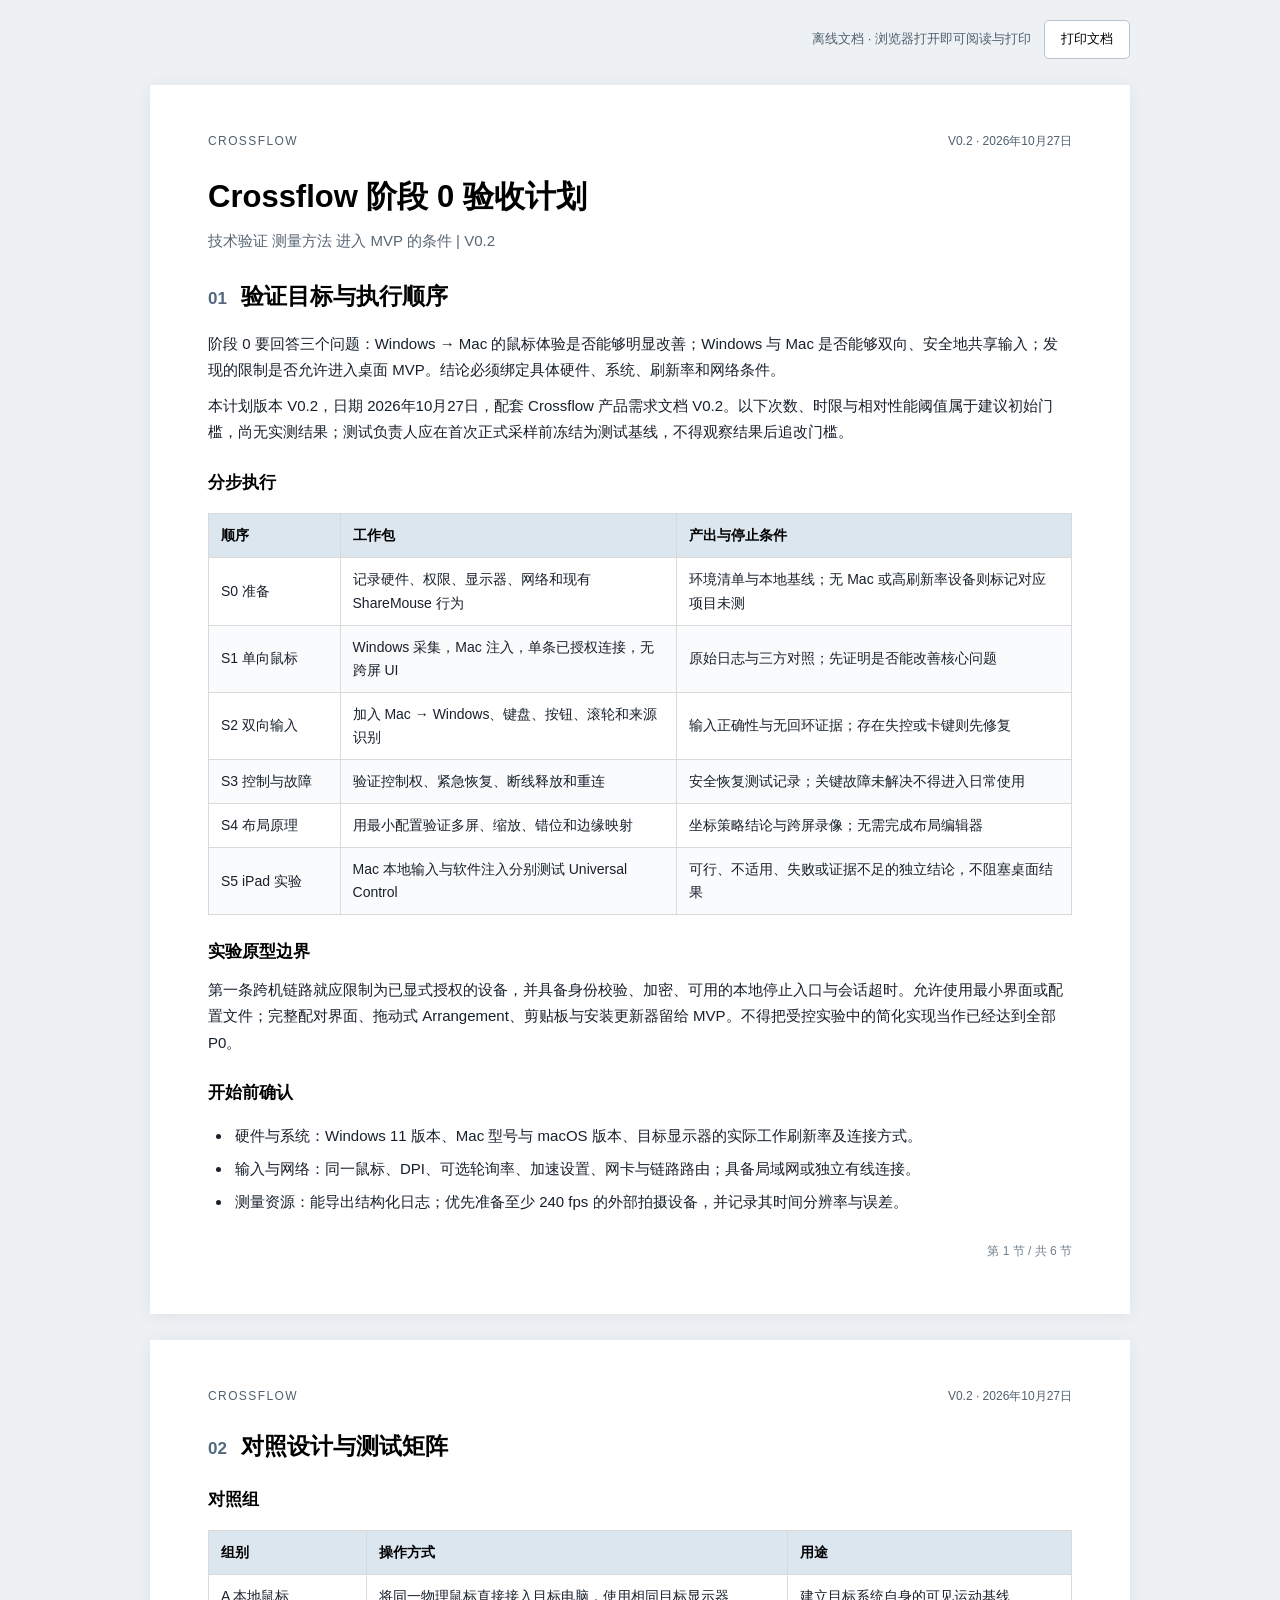
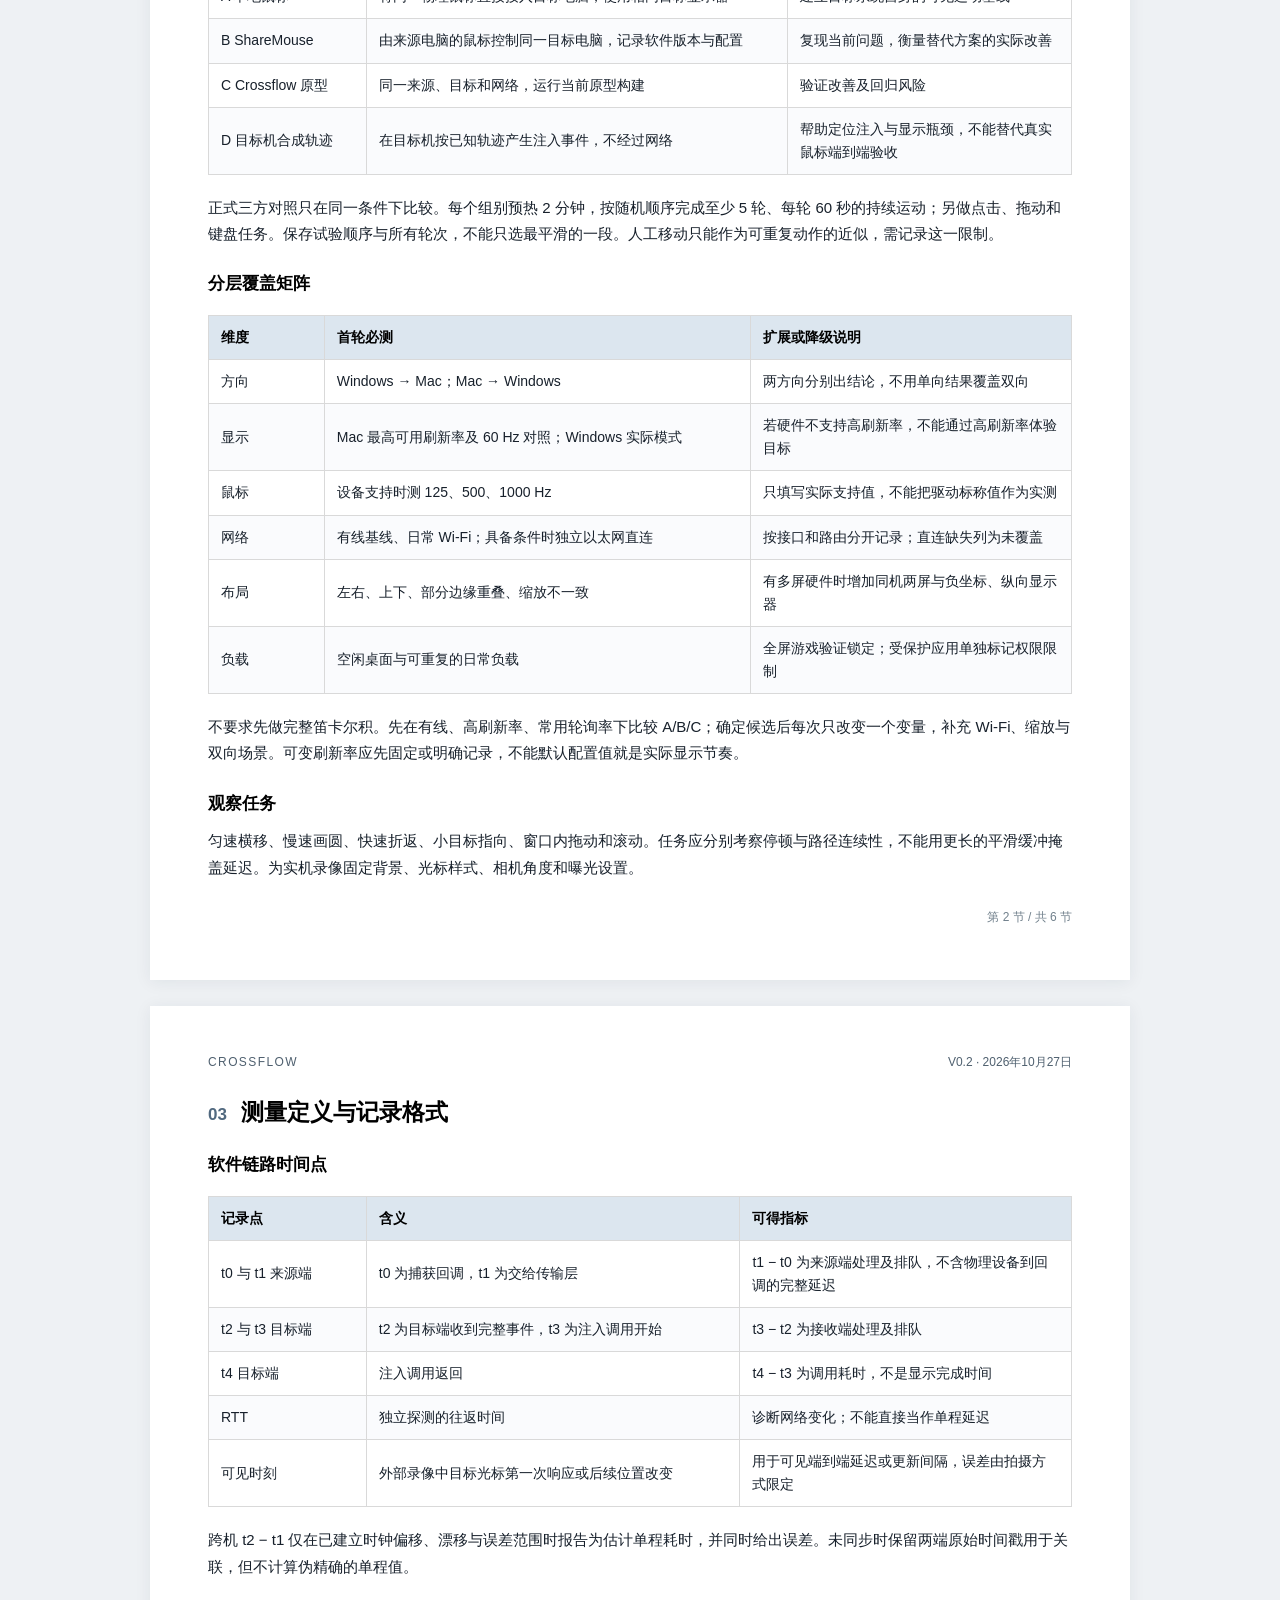
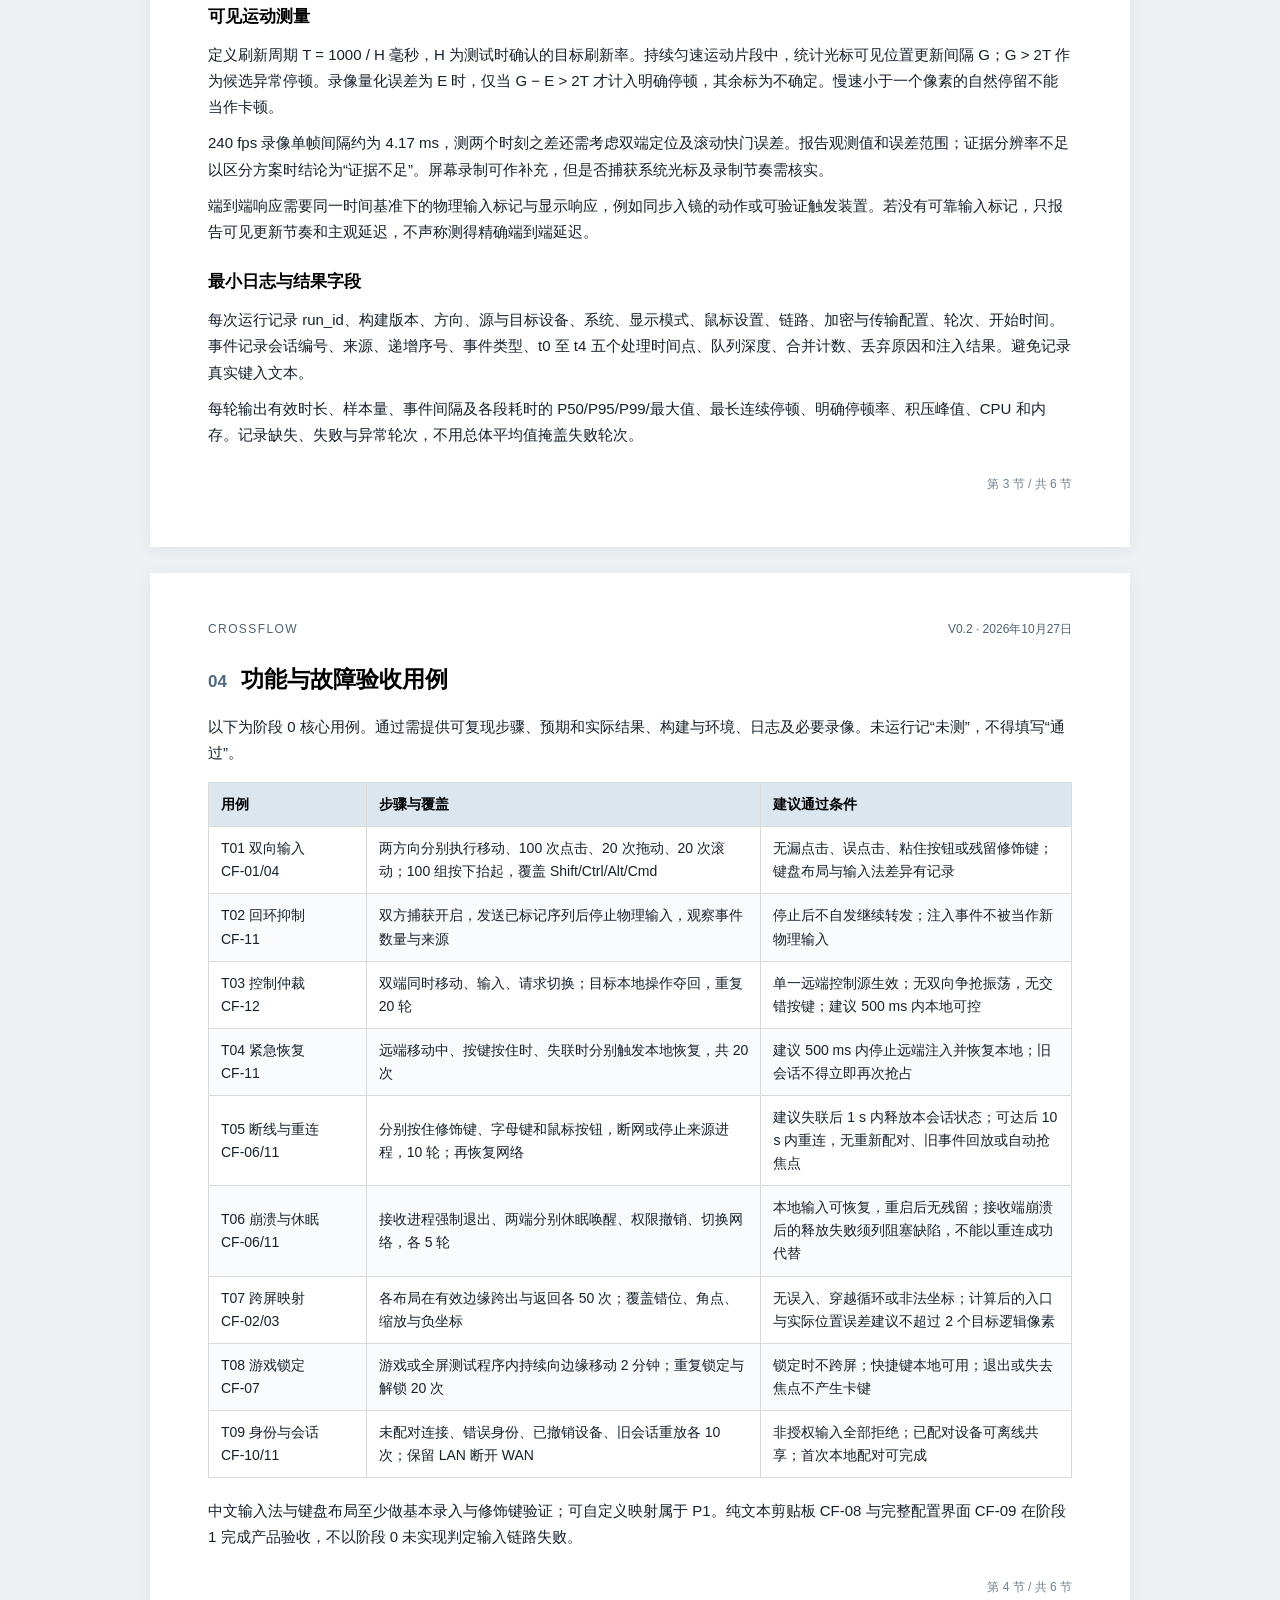
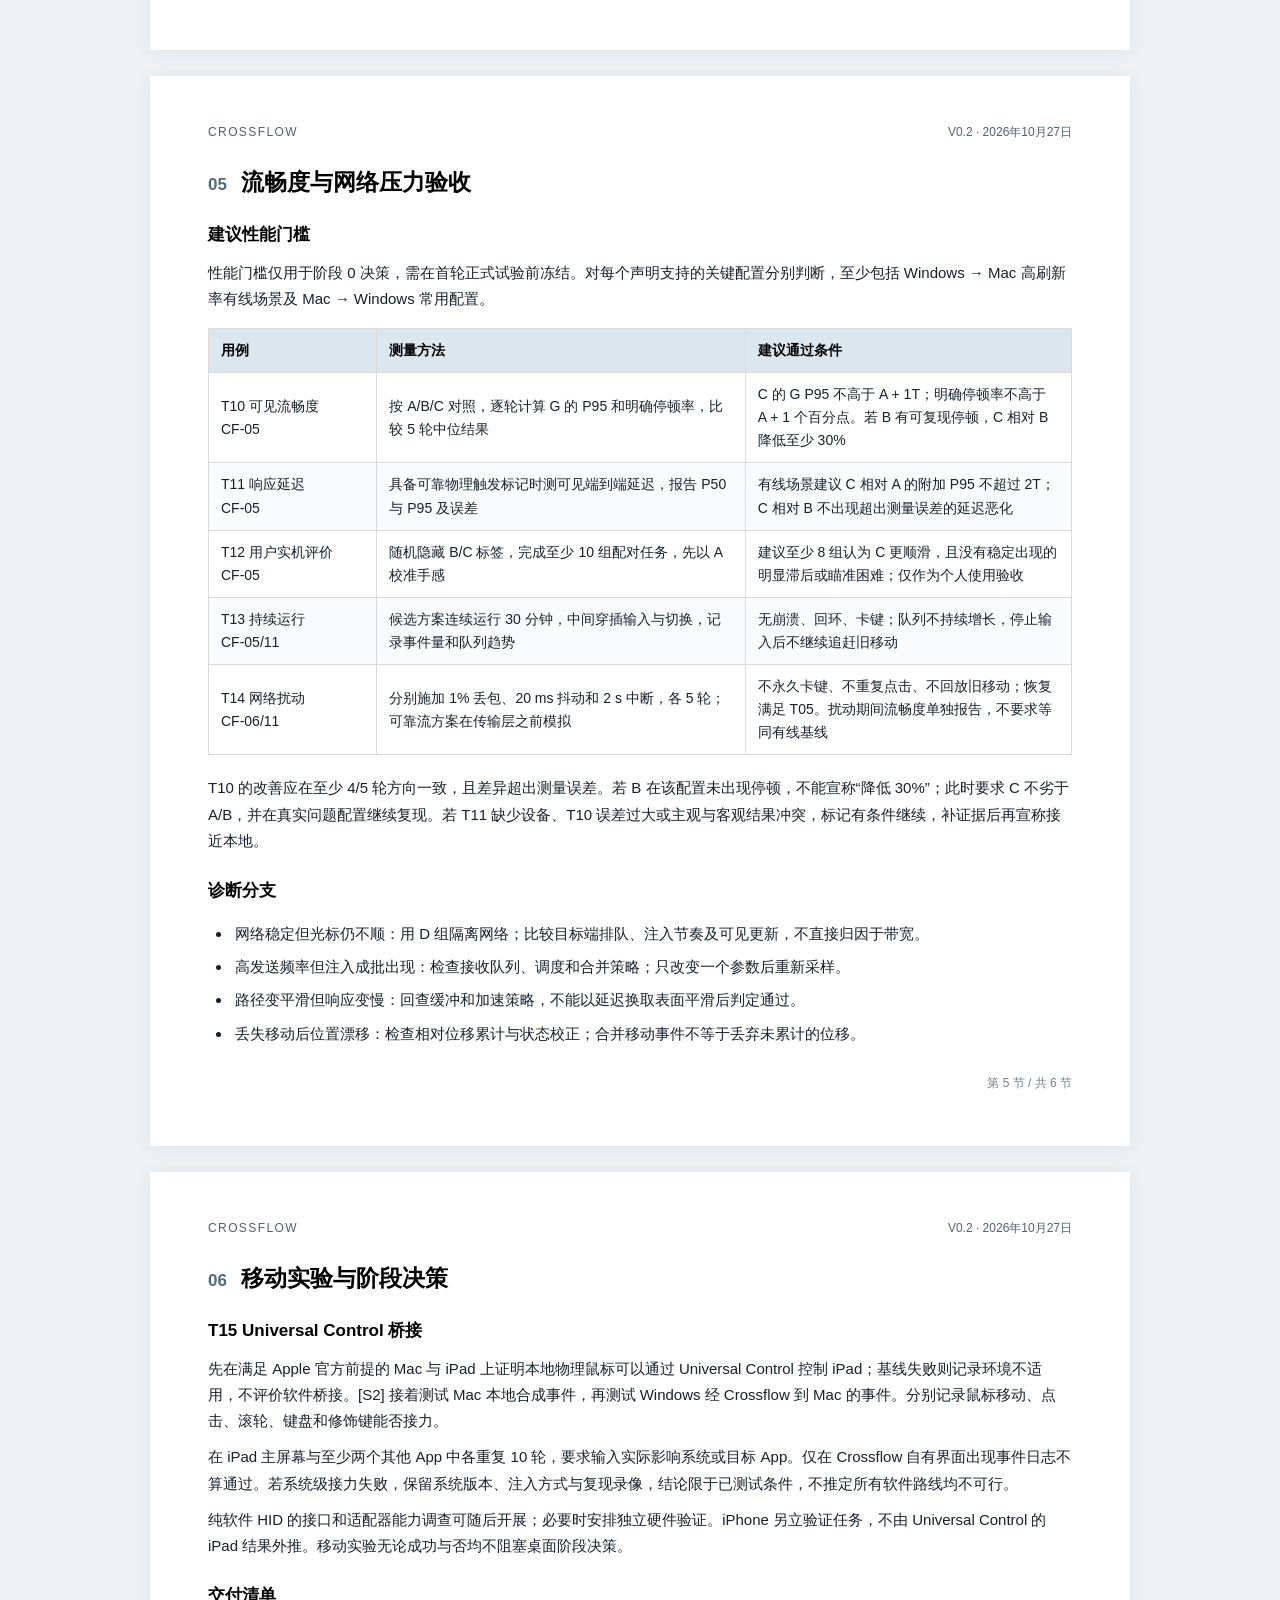
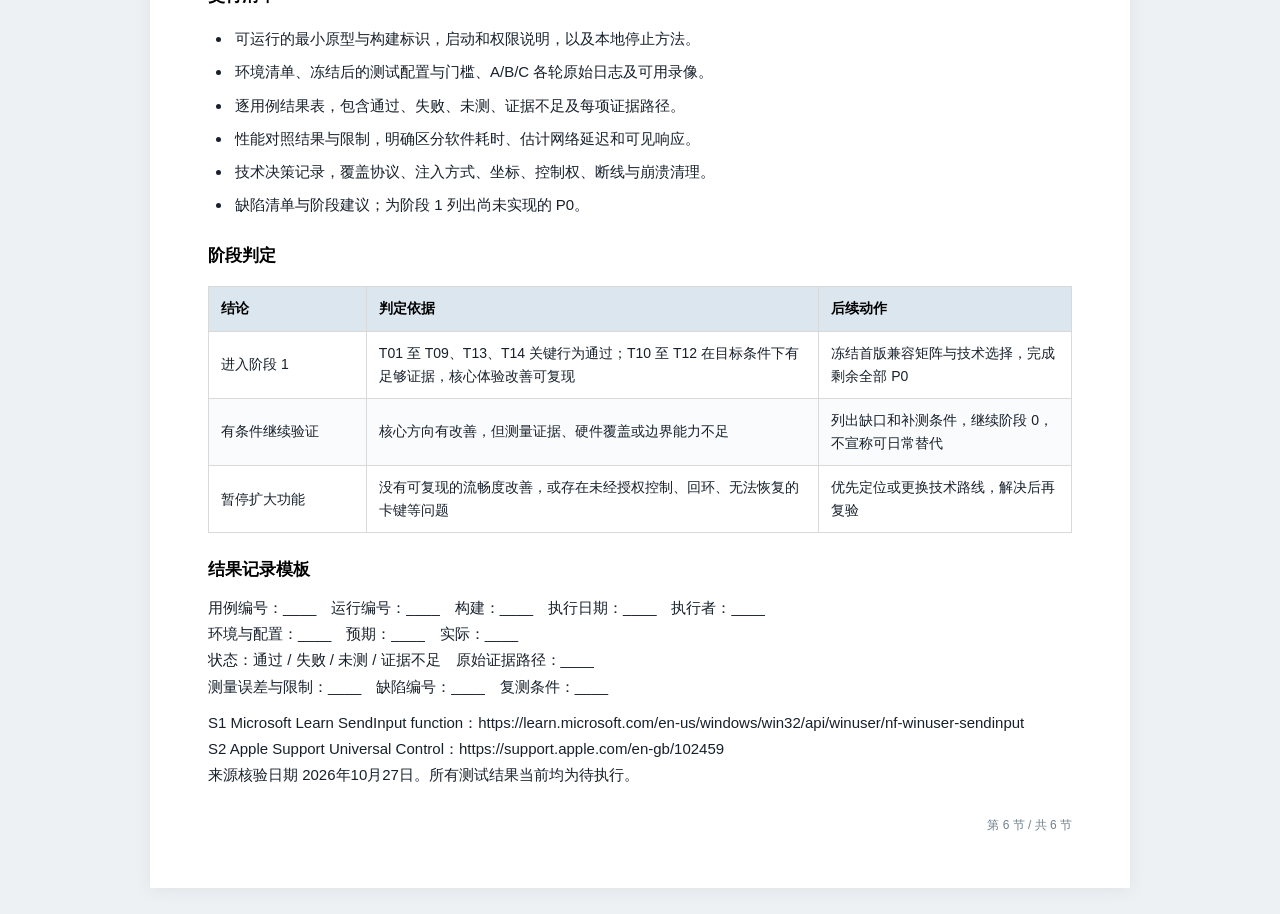
<file: docs/reference/Crossflow_Phase0_Acceptance_V0.2.html>
<!doctype html><html lang="zh-CN"><head><meta charset="utf-8"><meta name="viewport" content="width=device-width,initial-scale=1"><title>Crossflow 阶段 0 验收计划</title><style>*{box-sizing:border-box}html{background:#eef1f4}body{margin:0;color:#17202b;font-family:"Microsoft YaHei","Noto Sans CJK SC",sans-serif;font-size:15px;line-height:1.75}.page{position:relative;max-width:980px;margin:26px auto;background:#fff;padding:46px 58px 52px;box-shadow:0 2px 16px #14283c12}.topline{font-size:12px;letter-spacing:1.4px;color:#4f606f;margin-bottom:23px}.topline span{float:right;letter-spacing:0}h1{font-size:31px;line-height:1.4;color:#000;margin:0 0 10px;font-weight:700}h2{font-size:23px;line-height:1.4;color:#000;margin:22px 0 18px}h3{font-size:17px;color:#000;margin:22px 0 8px}.num{font-size:17px;color:#51697f;margin-right:8px}.subtitle{color:#586674;margin:0 0 26px}p{margin:10px 0;overflow-wrap:anywhere}table{width:100%;border-collapse:collapse;margin:16px 0 20px;table-layout:fixed;font-size:14px;line-height:1.65}th,td{border:1px solid #d9d9d9;padding:10px 12px;vertical-align:middle;text-align:left;overflow-wrap:anywhere}th{background:#dce6ef;color:#000;font-weight:700}tbody tr:nth-child(even){background:#fafbfd}ul{padding-left:24px}li{padding-left:3px;margin:7px 0}.folio{text-align:right;color:#71808c;font-size:12px;margin-top:26px}.toolbar{max-width:980px;margin:20px auto;text-align:right;font-size:13px;color:#4f606f}button{font:inherit;padding:7px 16px;border:1px solid #b9c5d0;background:white;border-radius:5px;cursor:pointer}@media(max-width:700px){.page{margin:12px;padding:25px 20px}h1{font-size:26px}table{font-size:12px}th,td{padding:7px}.topline span{float:none;display:block}.toolbar{margin:15px}}@media print{@page{size:A4;margin:16mm}html{background:white}body{font-size:9.5pt;line-height:1.55}.toolbar{display:none}.page{margin:0;padding:0;box-shadow:none;max-width:none;break-after:page}.page:last-child{break-after:auto}h1{font-size:21pt}h2{font-size:15pt;margin:12pt 0 9pt}h3{font-size:11pt;margin:12pt 0 5pt}.topline{font-size:8pt;margin-bottom:14pt}.subtitle{margin-bottom:15pt}table{font-size:8.6pt;line-height:1.5;margin:10pt 0}th,td{padding:5pt 6pt}tr{break-inside:avoid}thead{display:table-header-group}p,li{orphans:2;widows:2}.folio{font-size:8pt;margin-top:15pt}}</style></head><body><div class="toolbar">离线文档 · 浏览器打开即可阅读与打印　<button onclick="window.print()">打印文档</button></div><section class="page"><div class="topline">CROSSFLOW <span>V0.2 · 2026年10月27日</span></div><h1>Crossflow 阶段 0 验收计划</h1><p class="subtitle">技术验证  测量方法  进入 MVP 的条件  |  V0.2</p><h2><span class="num">01</span> 验证目标与执行顺序</h2><p>阶段 0 要回答三个问题：Windows → Mac 的鼠标体验是否能够明显改善；Windows 与 Mac 是否能够双向、安全地共享输入；发现的限制是否允许进入桌面 MVP。结论必须绑定具体硬件、系统、刷新率和网络条件。</p><p>本计划版本 V0.2，日期 2026年10月27日，配套 Crossflow 产品需求文档 V0.2。以下次数、时限与相对性能阈值属于建议初始门槛，尚无实测结果；测试负责人应在首次正式采样前冻结为测试基线，不得观察结果后追改门槛。</p><h3>分步执行</h3><table><colgroup><col style="width:15.24%"><col style="width:39.02%"><col style="width:45.73%"></colgroup><thead><tr><th>顺序</th><th>工作包</th><th>产出与停止条件</th></tr></thead><tbody><tr><td>S0 准备</td><td>记录硬件、权限、显示器、网络和现有 ShareMouse 行为</td><td>环境清单与本地基线；无 Mac 或高刷新率设备则标记对应项目未测</td></tr><tr><td>S1 单向鼠标</td><td>Windows 采集，Mac 注入，单条已授权连接，无跨屏 UI</td><td>原始日志与三方对照；先证明是否能改善核心问题</td></tr><tr><td>S2 双向输入</td><td>加入 Mac → Windows、键盘、按钮、滚轮和来源识别</td><td>输入正确性与无回环证据；存在失控或卡键则先修复</td></tr><tr><td>S3 控制与故障</td><td>验证控制权、紧急恢复、断线释放和重连</td><td>安全恢复测试记录；关键故障未解决不得进入日常使用</td></tr><tr><td>S4 布局原理</td><td>用最小配置验证多屏、缩放、错位和边缘映射</td><td>坐标策略结论与跨屏录像；无需完成布局编辑器</td></tr><tr><td>S5 iPad 实验</td><td>Mac 本地输入与软件注入分别测试 Universal Control</td><td>可行、不适用、失败或证据不足的独立结论，不阻塞桌面结果</td></tr></tbody></table><h3>实验原型边界</h3><p>第一条跨机链路就应限制为已显式授权的设备，并具备身份校验、加密、可用的本地停止入口与会话超时。允许使用最小界面或配置文件；完整配对界面、拖动式 Arrangement、剪贴板与安装更新器留给 MVP。不得把受控实验中的简化实现当作已经达到全部 P0。</p><h3>开始前确认</h3><ul><li>硬件与系统：Windows 11 版本、Mac 型号与 macOS 版本、目标显示器的实际工作刷新率及连接方式。</li><li>输入与网络：同一鼠标、DPI、可选轮询率、加速设置、网卡与链路路由；具备局域网或独立有线连接。</li><li>测量资源：能导出结构化日志；优先准备至少 240 fps 的外部拍摄设备，并记录其时间分辨率与误差。</li></ul><div class="folio">第 1 节 / 共 6 节</div></section><section class="page"><div class="topline">CROSSFLOW <span>V0.2 · 2026年10月27日</span></div><h2><span class="num">02</span> 对照设计与测试矩阵</h2><h3>对照组</h3><table><colgroup><col style="width:18.29%"><col style="width:48.78%"><col style="width:32.93%"></colgroup><thead><tr><th>组别</th><th>操作方式</th><th>用途</th></tr></thead><tbody><tr><td>A 本地鼠标</td><td>将同一物理鼠标直接接入目标电脑，使用相同目标显示器</td><td>建立目标系统自身的可见运动基线</td></tr><tr><td>B ShareMouse</td><td>由来源电脑的鼠标控制同一目标电脑，记录软件版本与配置</td><td>复现当前问题，衡量替代方案的实际改善</td></tr><tr><td>C Crossflow 原型</td><td>同一来源、目标和网络，运行当前原型构建</td><td>验证改善及回归风险</td></tr><tr><td>D 目标机合成轨迹</td><td>在目标机按已知轨迹产生注入事件，不经过网络</td><td>帮助定位注入与显示瓶颈，不能替代真实鼠标端到端验收</td></tr></tbody></table><p>正式三方对照只在同一条件下比较。每个组别预热 2 分钟，按随机顺序完成至少 5 轮、每轮 60 秒的持续运动；另做点击、拖动和键盘任务。保存试验顺序与所有轮次，不能只选最平滑的一段。人工移动只能作为可重复动作的近似，需记录这一限制。</p><h3>分层覆盖矩阵</h3><table><colgroup><col style="width:13.41%"><col style="width:49.39%"><col style="width:37.20%"></colgroup><thead><tr><th>维度</th><th>首轮必测</th><th>扩展或降级说明</th></tr></thead><tbody><tr><td>方向</td><td>Windows → Mac；Mac → Windows</td><td>两方向分别出结论，不用单向结果覆盖双向</td></tr><tr><td>显示</td><td>Mac 最高可用刷新率及 60 Hz 对照；Windows 实际模式</td><td>若硬件不支持高刷新率，不能通过高刷新率体验目标</td></tr><tr><td>鼠标</td><td>设备支持时测 125、500、1000 Hz</td><td>只填写实际支持值，不能把驱动标称值作为实测</td></tr><tr><td>网络</td><td>有线基线、日常 Wi-Fi；具备条件时独立以太网直连</td><td>按接口和路由分开记录；直连缺失列为未覆盖</td></tr><tr><td>布局</td><td>左右、上下、部分边缘重叠、缩放不一致</td><td>有多屏硬件时增加同机两屏与负坐标、纵向显示器</td></tr><tr><td>负载</td><td>空闲桌面与可重复的日常负载</td><td>全屏游戏验证锁定；受保护应用单独标记权限限制</td></tr></tbody></table><p>不要求先做完整笛卡尔积。先在有线、高刷新率、常用轮询率下比较 A/B/C；确定候选后每次只改变一个变量，补充 Wi-Fi、缩放与双向场景。可变刷新率应先固定或明确记录，不能默认配置值就是实际显示节奏。</p><h3>观察任务</h3><p>匀速横移、慢速画圆、快速折返、小目标指向、窗口内拖动和滚动。任务应分别考察停顿与路径连续性，不能用更长的平滑缓冲掩盖延迟。为实机录像固定背景、光标样式、相机角度和曝光设置。</p><div class="folio">第 2 节 / 共 6 节</div></section><section class="page"><div class="topline">CROSSFLOW <span>V0.2 · 2026年10月27日</span></div><h2><span class="num">03</span> 测量定义与记录格式</h2><h3>软件链路时间点</h3><table><colgroup><col style="width:18.29%"><col style="width:43.29%"><col style="width:38.41%"></colgroup><thead><tr><th>记录点</th><th>含义</th><th>可得指标</th></tr></thead><tbody><tr><td>t0 与 t1 来源端</td><td>t0 为捕获回调，t1 为交给传输层</td><td>t1 − t0 为来源端处理及排队，不含物理设备到回调的完整延迟</td></tr><tr><td>t2 与 t3 目标端</td><td>t2 为目标端收到完整事件，t3 为注入调用开始</td><td>t3 − t2 为接收端处理及排队</td></tr><tr><td>t4 目标端</td><td>注入调用返回</td><td>t4 − t3 为调用耗时，不是显示完成时间</td></tr><tr><td>RTT</td><td>独立探测的往返时间</td><td>诊断网络变化；不能直接当作单程延迟</td></tr><tr><td>可见时刻</td><td>外部录像中目标光标第一次响应或后续位置改变</td><td>用于可见端到端延迟或更新间隔，误差由拍摄方式限定</td></tr></tbody></table><p>跨机 t2 − t1 仅在已建立时钟偏移、漂移与误差范围时报告为估计单程耗时，并同时给出误差。未同步时保留两端原始时间戳用于关联，但不计算伪精确的单程值。</p><h3>可见运动测量</h3><p>定义刷新周期 T = 1000 / H 毫秒，H 为测试时确认的目标刷新率。持续匀速运动片段中，统计光标可见位置更新间隔 G；G &gt; 2T 作为候选异常停顿。录像量化误差为 E 时，仅当 G − E &gt; 2T 才计入明确停顿，其余标为不确定。慢速小于一个像素的自然停留不能当作卡顿。</p><p>240 fps 录像单帧间隔约为 4.17 ms，测两个时刻之差还需考虑双端定位及滚动快门误差。报告观测值和误差范围；证据分辨率不足以区分方案时结论为“证据不足”。屏幕录制可作补充，但是否捕获系统光标及录制节奏需核实。</p><p>端到端响应需要同一时间基准下的物理输入标记与显示响应，例如同步入镜的动作或可验证触发装置。若没有可靠输入标记，只报告可见更新节奏和主观延迟，不声称测得精确端到端延迟。</p><h3>最小日志与结果字段</h3><p>每次运行记录 run_id、构建版本、方向、源与目标设备、系统、显示模式、鼠标设置、链路、加密与传输配置、轮次、开始时间。事件记录会话编号、来源、递增序号、事件类型、t0 至 t4 五个处理时间点、队列深度、合并计数、丢弃原因和注入结果。避免记录真实键入文本。</p><p>每轮输出有效时长、样本量、事件间隔及各段耗时的 P50/P95/P99/最大值、最长连续停顿、明确停顿率、积压峰值、CPU 和内存。记录缺失、失败与异常轮次，不用总体平均值掩盖失败轮次。</p><div class="folio">第 3 节 / 共 6 节</div></section><section class="page"><div class="topline">CROSSFLOW <span>V0.2 · 2026年10月27日</span></div><h2><span class="num">04</span> 功能与故障验收用例</h2><p>以下为阶段 0 核心用例。通过需提供可复现步骤、预期和实际结果、构建与环境、日志及必要录像。未运行记“未测”，不得填写“通过”。</p><table><colgroup><col style="width:18.29%"><col style="width:45.73%"><col style="width:35.98%"></colgroup><thead><tr><th>用例</th><th>步骤与覆盖</th><th>建议通过条件</th></tr></thead><tbody><tr><td>T01 双向输入<br>CF-01/04</td><td>两方向分别执行移动、100 次点击、20 次拖动、20 次滚动；100 组按下抬起，覆盖 Shift/Ctrl/Alt/Cmd</td><td>无漏点击、误点击、粘住按钮或残留修饰键；键盘布局与输入法差异有记录</td></tr><tr><td>T02 回环抑制<br>CF-11</td><td>双方捕获开启，发送已标记序列后停止物理输入，观察事件数量与来源</td><td>停止后不自发继续转发；注入事件不被当作新物理输入</td></tr><tr><td>T03 控制仲裁<br>CF-12</td><td>双端同时移动、输入、请求切换；目标本地操作夺回，重复 20 轮</td><td>单一远端控制源生效；无双向争抢振荡，无交错按键；建议 500 ms 内本地可控</td></tr><tr><td>T04 紧急恢复<br>CF-11</td><td>远端移动中、按键按住时、失联时分别触发本地恢复，共 20 次</td><td>建议 500 ms 内停止远端注入并恢复本地；旧会话不得立即再次抢占</td></tr><tr><td>T05 断线与重连<br>CF-06/11</td><td>分别按住修饰键、字母键和鼠标按钮，断网或停止来源进程，10 轮；再恢复网络</td><td>建议失联后 1 s 内释放本会话状态；可达后 10 s 内重连，无重新配对、旧事件回放或自动抢焦点</td></tr><tr><td>T06 崩溃与休眠<br>CF-06/11</td><td>接收进程强制退出、两端分别休眠唤醒、权限撤销、切换网络，各 5 轮</td><td>本地输入可恢复，重启后无残留；接收端崩溃后的释放失败须列阻塞缺陷，不能以重连成功代替</td></tr><tr><td>T07 跨屏映射<br>CF-02/03</td><td>各布局在有效边缘跨出与返回各 50 次；覆盖错位、角点、缩放与负坐标</td><td>无误入、穿越循环或非法坐标；计算后的入口与实际位置误差建议不超过 2 个目标逻辑像素</td></tr><tr><td>T08 游戏锁定<br>CF-07</td><td>游戏或全屏测试程序内持续向边缘移动 2 分钟；重复锁定与解锁 20 次</td><td>锁定时不跨屏；快捷键本地可用；退出或失去焦点不产生卡键</td></tr><tr><td>T09 身份与会话<br>CF-10/11</td><td>未配对连接、错误身份、已撤销设备、旧会话重放各 10 次；保留 LAN 断开 WAN</td><td>非授权输入全部拒绝；已配对设备可离线共享；首次本地配对可完成</td></tr></tbody></table><p>中文输入法与键盘布局至少做基本录入与修饰键验证；可自定义映射属于 P1。纯文本剪贴板 CF-08 与完整配置界面 CF-09 在阶段 1 完成产品验收，不以阶段 0 未实现判定输入链路失败。</p><div class="folio">第 4 节 / 共 6 节</div></section><section class="page"><div class="topline">CROSSFLOW <span>V0.2 · 2026年10月27日</span></div><h2><span class="num">05</span> 流畅度与网络压力验收</h2><h3>建议性能门槛</h3><p>性能门槛仅用于阶段 0 决策，需在首轮正式试验前冻结。对每个声明支持的关键配置分别判断，至少包括 Windows → Mac 高刷新率有线场景及 Mac → Windows 常用配置。</p><table><colgroup><col style="width:19.51%"><col style="width:42.68%"><col style="width:37.80%"></colgroup><thead><tr><th>用例</th><th>测量方法</th><th>建议通过条件</th></tr></thead><tbody><tr><td>T10 可见流畅度<br>CF-05</td><td>按 A/B/C 对照，逐轮计算 G 的 P95 和明确停顿率，比较 5 轮中位结果</td><td>C 的 G P95 不高于 A + 1T；明确停顿率不高于 A + 1 个百分点。若 B 有可复现停顿，C 相对 B 降低至少 30%</td></tr><tr><td>T11 响应延迟<br>CF-05</td><td>具备可靠物理触发标记时测可见端到端延迟，报告 P50 与 P95 及误差</td><td>有线场景建议 C 相对 A 的附加 P95 不超过 2T；C 相对 B 不出现超出测量误差的延迟恶化</td></tr><tr><td>T12 用户实机评价<br>CF-05</td><td>随机隐藏 B/C 标签，完成至少 10 组配对任务，先以 A 校准手感</td><td>建议至少 8 组认为 C 更顺滑，且没有稳定出现的明显滞后或瞄准困难；仅作为个人使用验收</td></tr><tr><td>T13 持续运行<br>CF-05/11</td><td>候选方案连续运行 30 分钟，中间穿插输入与切换，记录事件量和队列趋势</td><td>无崩溃、回环、卡键；队列不持续增长，停止输入后不继续追赶旧移动</td></tr><tr><td>T14 网络扰动<br>CF-06/11</td><td>分别施加 1% 丢包、20 ms 抖动和 2 s 中断，各 5 轮；可靠流方案在传输层之前模拟</td><td>不永久卡键、不重复点击、不回放旧移动；恢复满足 T05。扰动期间流畅度单独报告，不要求等同有线基线</td></tr></tbody></table><p>T10 的改善应在至少 4/5 轮方向一致，且差异超出测量误差。若 B 在该配置未出现停顿，不能宣称“降低 30%”；此时要求 C 不劣于 A/B，并在真实问题配置继续复现。若 T11 缺少设备、T10 误差过大或主观与客观结果冲突，标记有条件继续，补证据后再宣称接近本地。</p><h3>诊断分支</h3><ul><li>网络稳定但光标仍不顺：用 D 组隔离网络；比较目标端排队、注入节奏及可见更新，不直接归因于带宽。</li><li>高发送频率但注入成批出现：检查接收队列、调度和合并策略；只改变一个参数后重新采样。</li><li>路径变平滑但响应变慢：回查缓冲和加速策略，不能以延迟换取表面平滑后判定通过。</li><li>丢失移动后位置漂移：检查相对位移累计与状态校正；合并移动事件不等于丢弃未累计的位移。</li></ul><div class="folio">第 5 节 / 共 6 节</div></section><section class="page"><div class="topline">CROSSFLOW <span>V0.2 · 2026年10月27日</span></div><h2><span class="num">06</span> 移动实验与阶段决策</h2><h3>T15 Universal Control 桥接</h3><p>先在满足 Apple 官方前提的 Mac 与 iPad 上证明本地物理鼠标可以通过 Universal Control 控制 iPad；基线失败则记录环境不适用，不评价软件桥接。[S2] 接着测试 Mac 本地合成事件，再测试 Windows 经 Crossflow 到 Mac 的事件。分别记录鼠标移动、点击、滚轮、键盘和修饰键能否接力。</p><p>在 iPad 主屏幕与至少两个其他 App 中各重复 10 轮，要求输入实际影响系统或目标 App。仅在 Crossflow 自有界面出现事件日志不算通过。若系统级接力失败，保留系统版本、注入方式与复现录像，结论限于已测试条件，不推定所有软件路线均不可行。</p><p>纯软件 HID 的接口和适配器能力调查可随后开展；必要时安排独立硬件验证。iPhone 另立验证任务，不由 Universal Control 的 iPad 结果外推。移动实验无论成功与否均不阻塞桌面阶段决策。</p><h3>交付清单</h3><ul><li>可运行的最小原型与构建标识，启动和权限说明，以及本地停止方法。</li><li>环境清单、冻结后的测试配置与门槛、A/B/C 各轮原始日志及可用录像。</li><li>逐用例结果表，包含通过、失败、未测、证据不足及每项证据路径。</li><li>性能对照结果与限制，明确区分软件耗时、估计网络延迟和可见响应。</li><li>技术决策记录，覆盖协议、注入方式、坐标、控制权、断线与崩溃清理。</li><li>缺陷清单与阶段建议；为阶段 1 列出尚未实现的 P0。</li></ul><h3>阶段判定</h3><table><colgroup><col style="width:18.29%"><col style="width:52.44%"><col style="width:29.27%"></colgroup><thead><tr><th>结论</th><th>判定依据</th><th>后续动作</th></tr></thead><tbody><tr><td>进入阶段 1</td><td>T01 至 T09、T13、T14 关键行为通过；T10 至 T12 在目标条件下有足够证据，核心体验改善可复现</td><td>冻结首版兼容矩阵与技术选择，完成剩余全部 P0</td></tr><tr><td>有条件继续验证</td><td>核心方向有改善，但测量证据、硬件覆盖或边界能力不足</td><td>列出缺口和补测条件，继续阶段 0，不宣称可日常替代</td></tr><tr><td>暂停扩大功能</td><td>没有可复现的流畅度改善，或存在未经授权控制、回环、无法恢复的卡键等问题</td><td>优先定位或更换技术路线，解决后再复验</td></tr></tbody></table><h3>结果记录模板</h3><p>用例编号：____　运行编号：____　构建：____　执行日期：____　执行者：____<br>环境与配置：____　预期：____　实际：____<br>状态：通过 / 失败 / 未测 / 证据不足　原始证据路径：____<br>测量误差与限制：____　缺陷编号：____　复测条件：____</p><p>S1 Microsoft Learn  SendInput function：https://learn.microsoft.com/en-us/windows/win32/api/winuser/nf-winuser-sendinput<br>S2 Apple Support  Universal Control：https://support.apple.com/en-gb/102459<br>来源核验日期 2026年10月27日。所有测试结果当前均为待执行。</p><div class="folio">第 6 节 / 共 6 节</div></section></body></html>
</file>
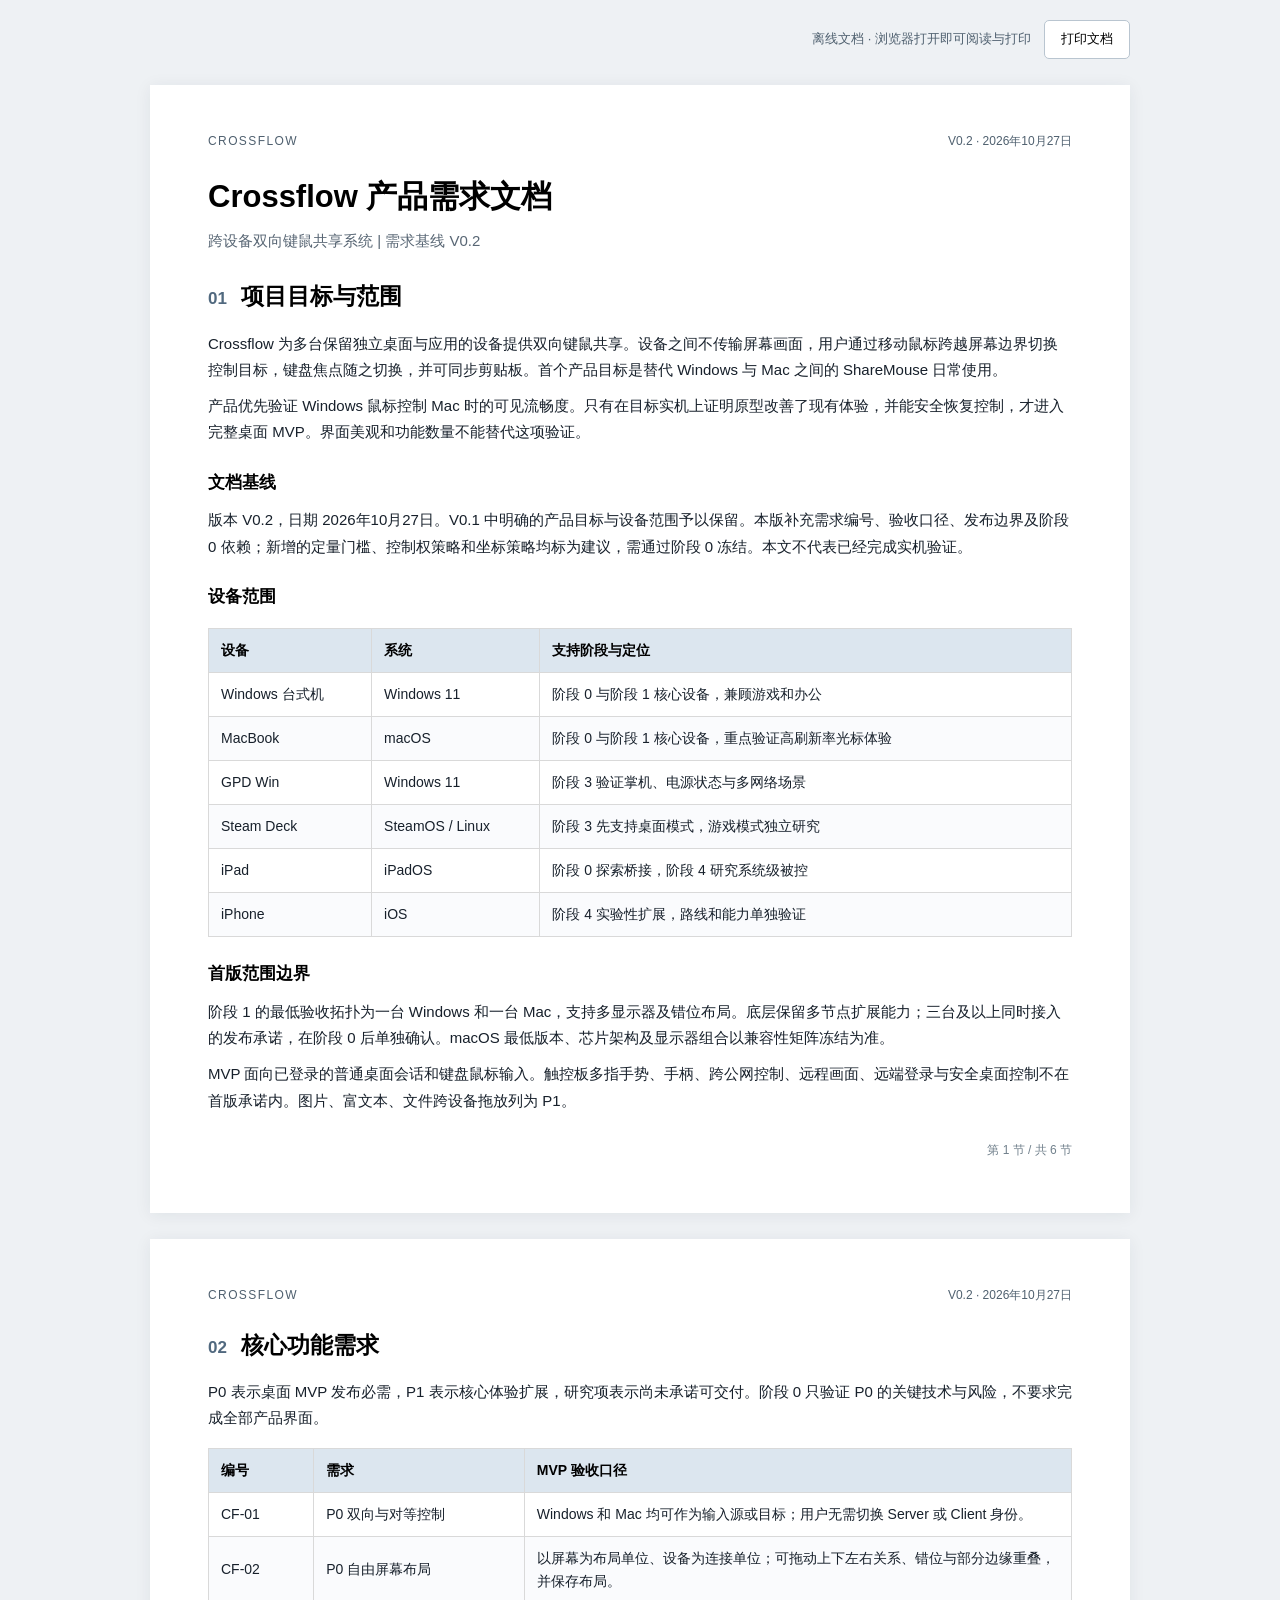
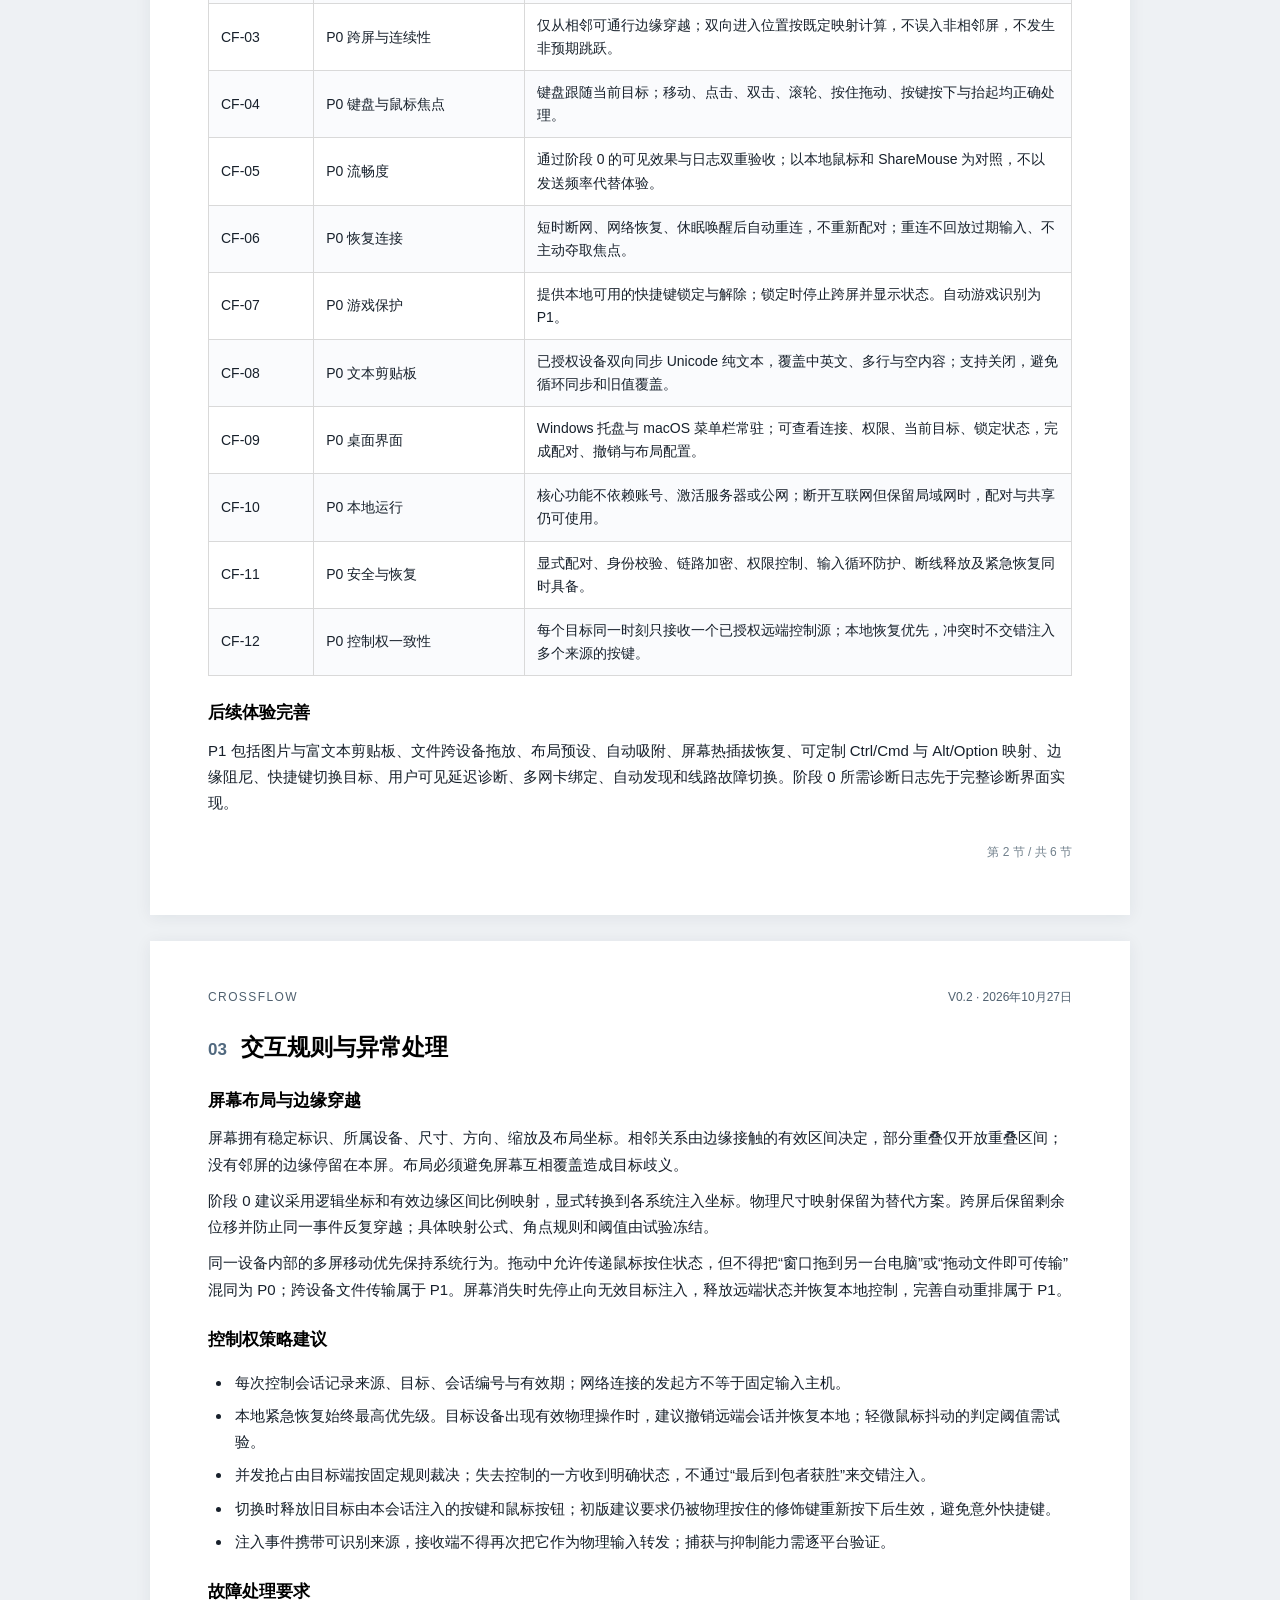
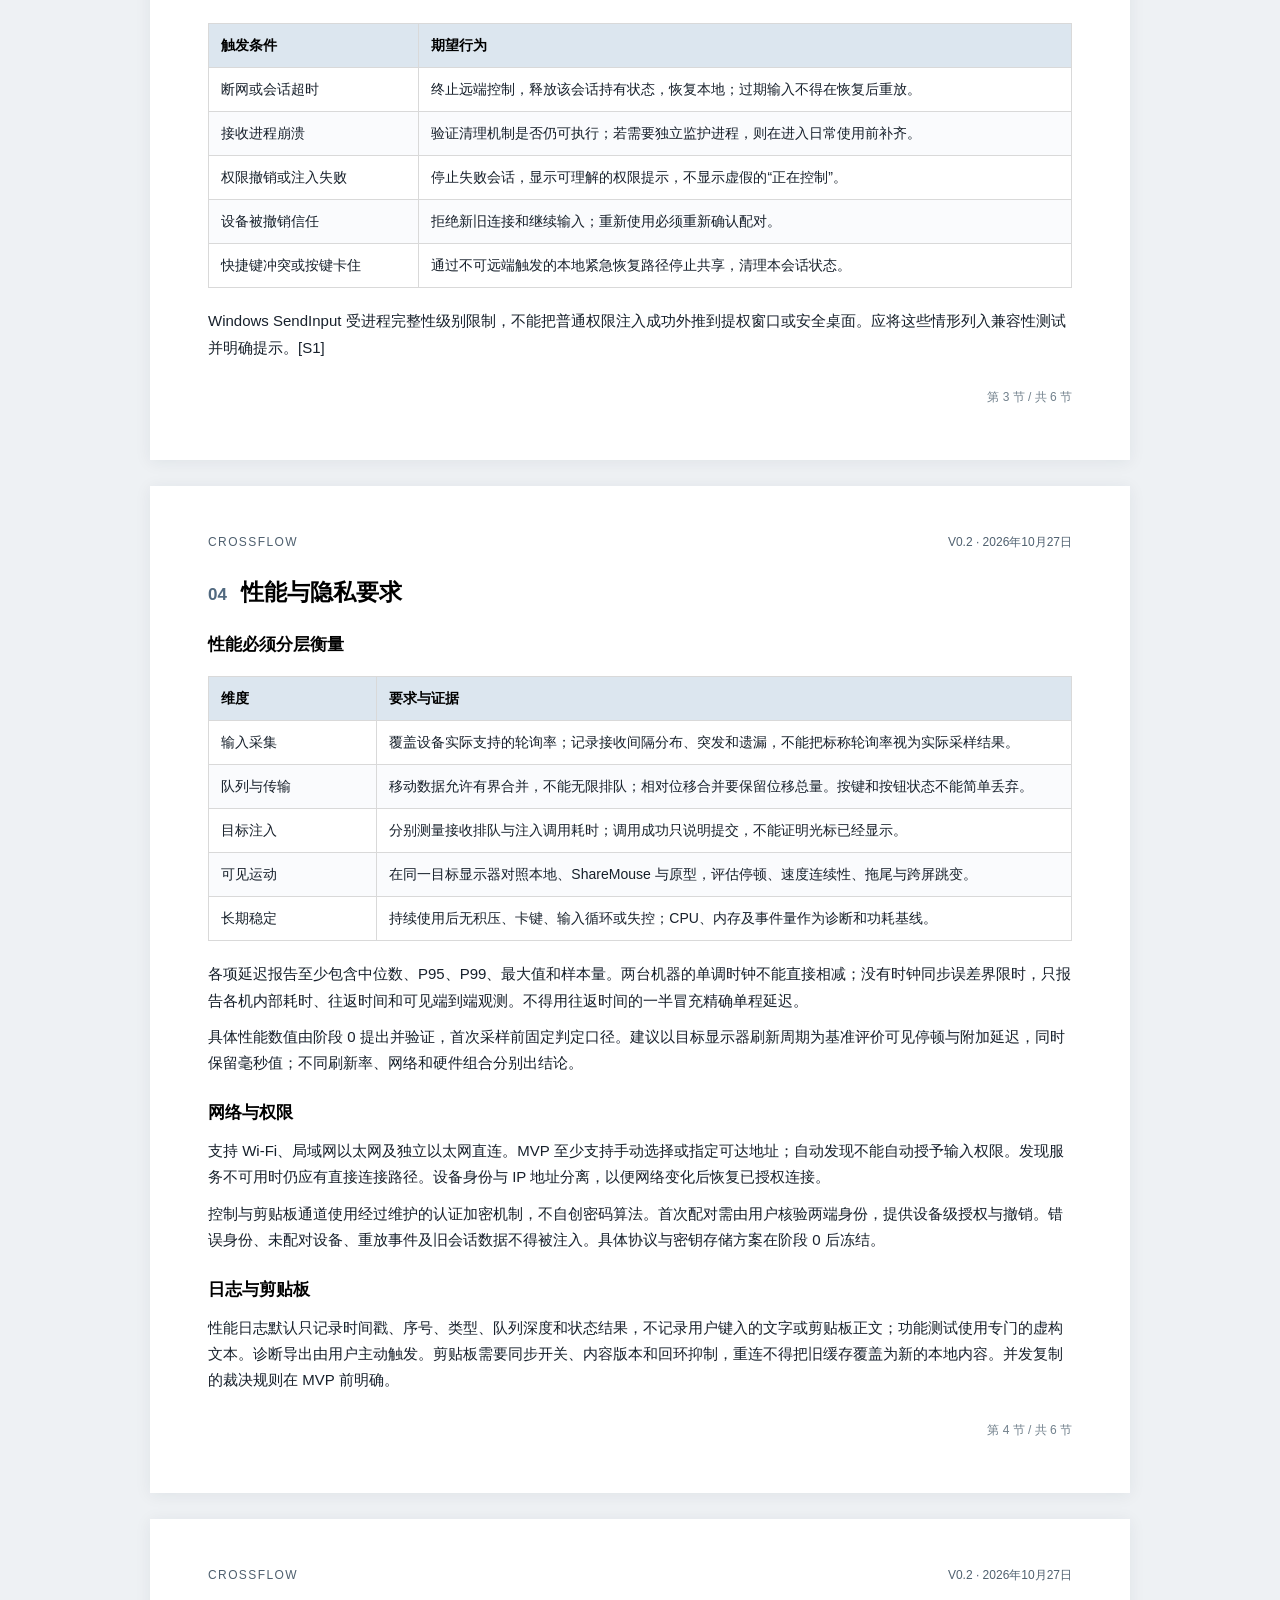
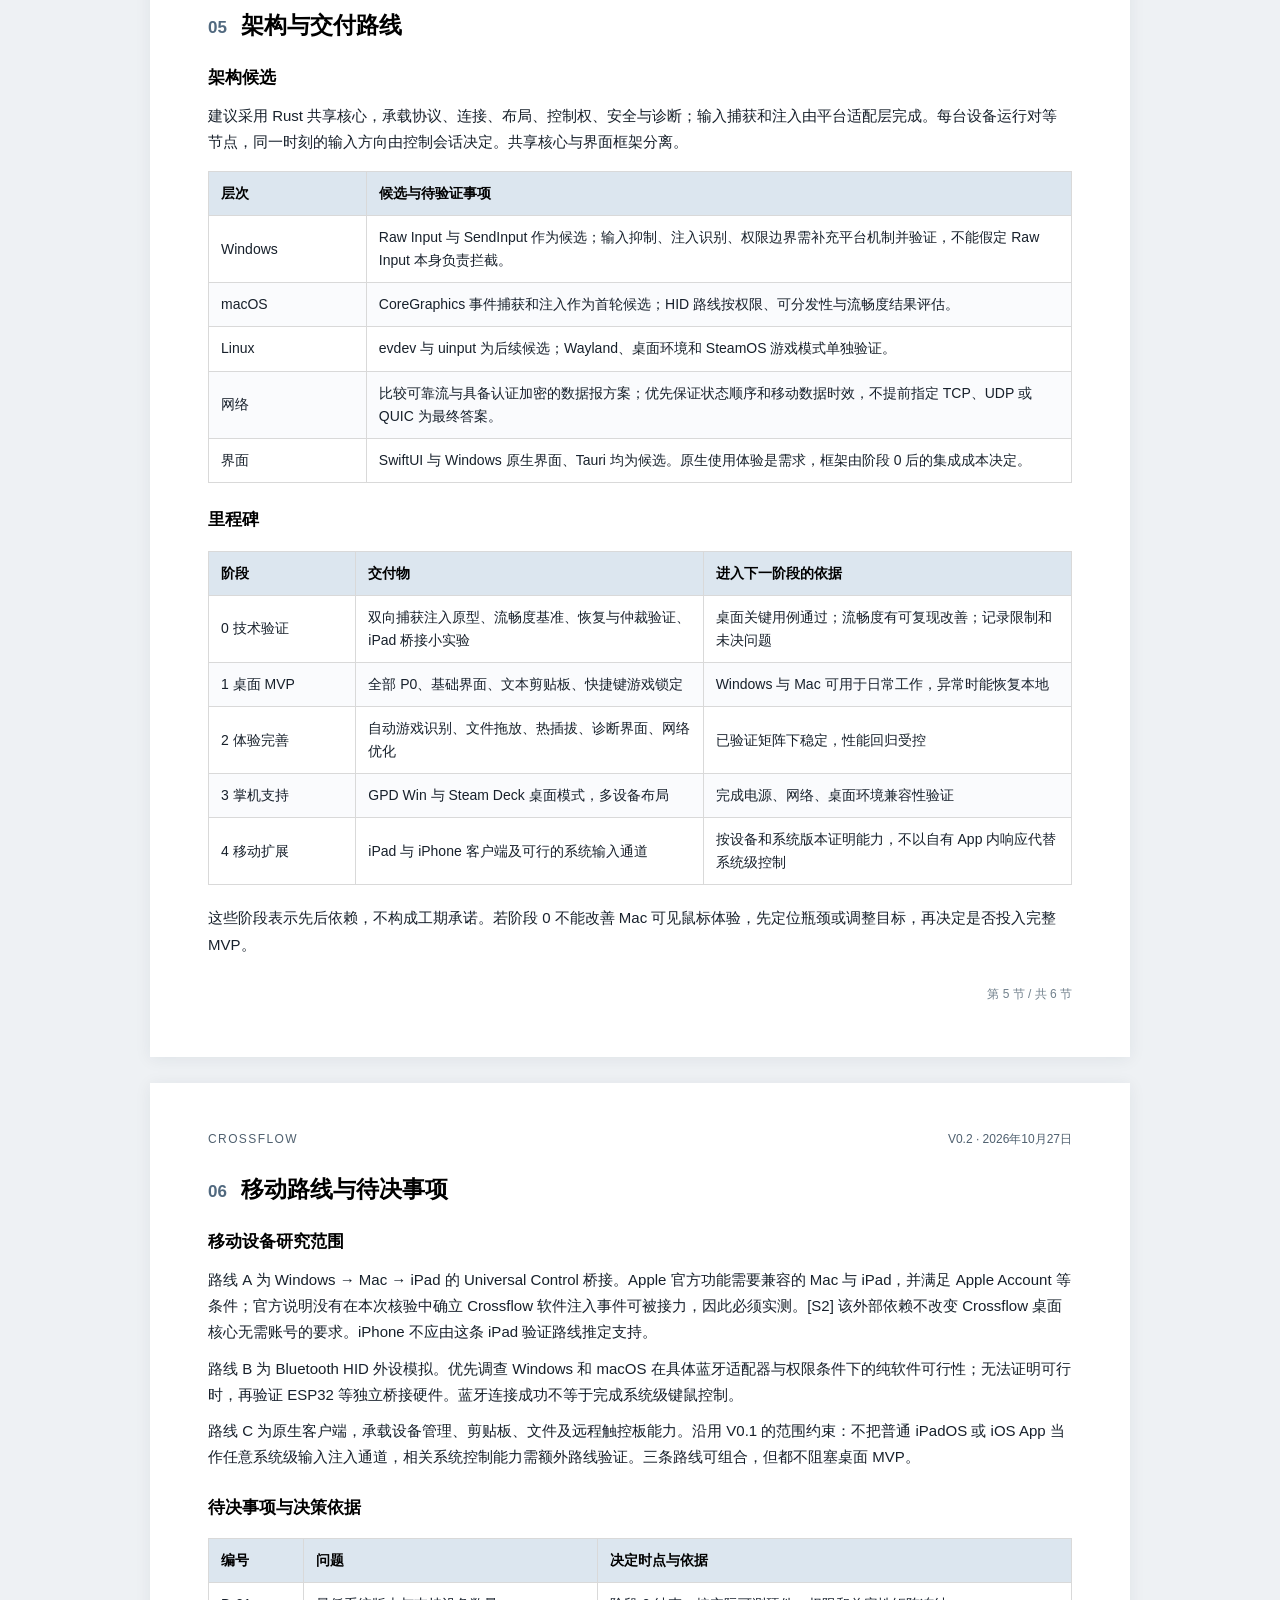
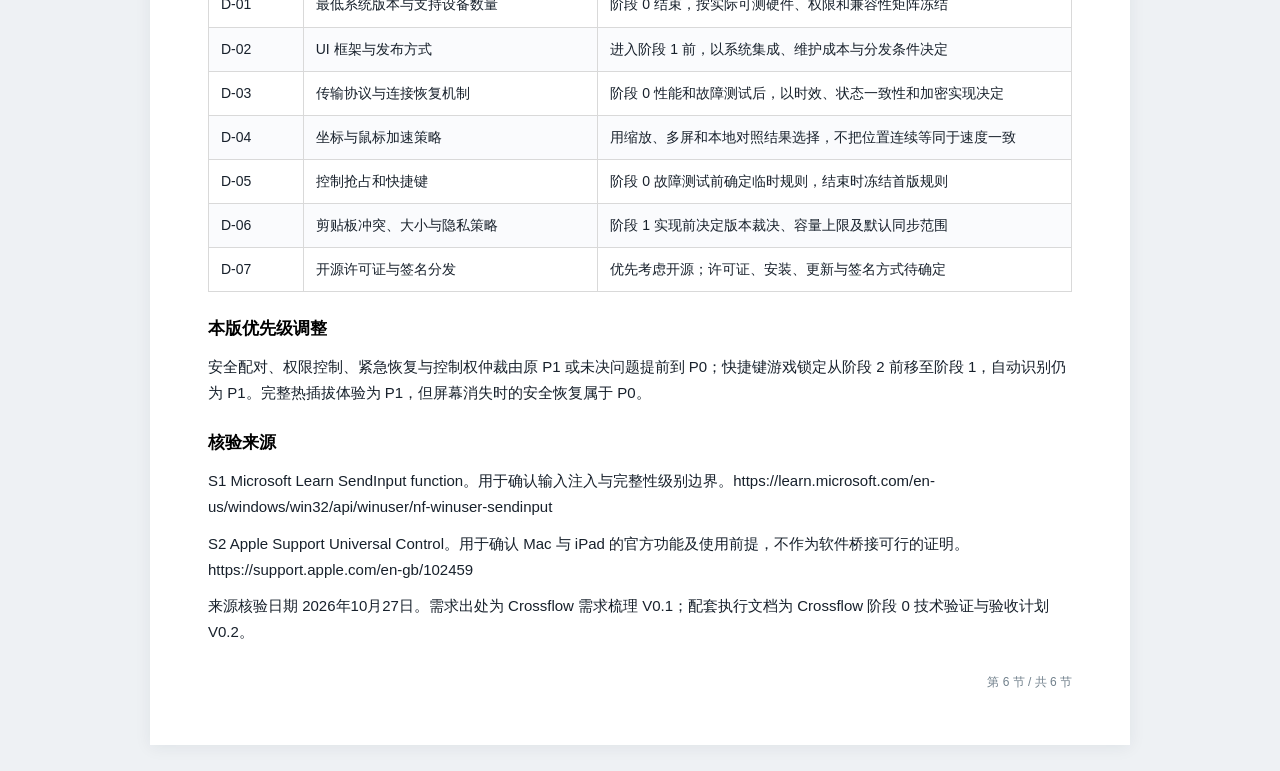
<file: docs/reference/Crossflow_PRD_V0.2.html>
<!doctype html><html lang="zh-CN"><head><meta charset="utf-8"><meta name="viewport" content="width=device-width,initial-scale=1"><title>Crossflow 产品需求文档</title><style>*{box-sizing:border-box}html{background:#eef1f4}body{margin:0;color:#17202b;font-family:"Microsoft YaHei","Noto Sans CJK SC",sans-serif;font-size:15px;line-height:1.75}.page{position:relative;max-width:980px;margin:26px auto;background:#fff;padding:46px 58px 52px;box-shadow:0 2px 16px #14283c12}.topline{font-size:12px;letter-spacing:1.4px;color:#4f606f;margin-bottom:23px}.topline span{float:right;letter-spacing:0}h1{font-size:31px;line-height:1.4;color:#000;margin:0 0 10px;font-weight:700}h2{font-size:23px;line-height:1.4;color:#000;margin:22px 0 18px}h3{font-size:17px;color:#000;margin:22px 0 8px}.num{font-size:17px;color:#51697f;margin-right:8px}.subtitle{color:#586674;margin:0 0 26px}p{margin:10px 0;overflow-wrap:anywhere}table{width:100%;border-collapse:collapse;margin:16px 0 20px;table-layout:fixed;font-size:14px;line-height:1.65}th,td{border:1px solid #d9d9d9;padding:10px 12px;vertical-align:middle;text-align:left;overflow-wrap:anywhere}th{background:#dce6ef;color:#000;font-weight:700}tbody tr:nth-child(even){background:#fafbfd}ul{padding-left:24px}li{padding-left:3px;margin:7px 0}.folio{text-align:right;color:#71808c;font-size:12px;margin-top:26px}.toolbar{max-width:980px;margin:20px auto;text-align:right;font-size:13px;color:#4f606f}button{font:inherit;padding:7px 16px;border:1px solid #b9c5d0;background:white;border-radius:5px;cursor:pointer}@media(max-width:700px){.page{margin:12px;padding:25px 20px}h1{font-size:26px}table{font-size:12px}th,td{padding:7px}.topline span{float:none;display:block}.toolbar{margin:15px}}@media print{@page{size:A4;margin:16mm}html{background:white}body{font-size:9.5pt;line-height:1.55}.toolbar{display:none}.page{margin:0;padding:0;box-shadow:none;max-width:none;break-after:page}.page:last-child{break-after:auto}h1{font-size:21pt}h2{font-size:15pt;margin:12pt 0 9pt}h3{font-size:11pt;margin:12pt 0 5pt}.topline{font-size:8pt;margin-bottom:14pt}.subtitle{margin-bottom:15pt}table{font-size:8.6pt;line-height:1.5;margin:10pt 0}th,td{padding:5pt 6pt}tr{break-inside:avoid}thead{display:table-header-group}p,li{orphans:2;widows:2}.folio{font-size:8pt;margin-top:15pt}}</style></head><body><div class="toolbar">离线文档 · 浏览器打开即可阅读与打印　<button onclick="window.print()">打印文档</button></div><section class="page"><div class="topline">CROSSFLOW <span>V0.2 · 2026年10月27日</span></div><h1>Crossflow 产品需求文档</h1><p class="subtitle">跨设备双向键鼠共享系统  |  需求基线 V0.2</p><h2><span class="num">01</span> 项目目标与范围</h2><p>Crossflow 为多台保留独立桌面与应用的设备提供双向键鼠共享。设备之间不传输屏幕画面，用户通过移动鼠标跨越屏幕边界切换控制目标，键盘焦点随之切换，并可同步剪贴板。首个产品目标是替代 Windows 与 Mac 之间的 ShareMouse 日常使用。</p><p>产品优先验证 Windows 鼠标控制 Mac 时的可见流畅度。只有在目标实机上证明原型改善了现有体验，并能安全恢复控制，才进入完整桌面 MVP。界面美观和功能数量不能替代这项验证。</p><h3>文档基线</h3><p>版本 V0.2，日期 2026年10月27日。V0.1 中明确的产品目标与设备范围予以保留。本版补充需求编号、验收口径、发布边界及阶段 0 依赖；新增的定量门槛、控制权策略和坐标策略均标为建议，需通过阶段 0 冻结。本文不代表已经完成实机验证。</p><h3>设备范围</h3><table><colgroup><col style="width:18.90%"><col style="width:19.51%"><col style="width:61.59%"></colgroup><thead><tr><th>设备</th><th>系统</th><th>支持阶段与定位</th></tr></thead><tbody><tr><td>Windows 台式机</td><td>Windows 11</td><td>阶段 0 与阶段 1 核心设备，兼顾游戏和办公</td></tr><tr><td>MacBook</td><td>macOS</td><td>阶段 0 与阶段 1 核心设备，重点验证高刷新率光标体验</td></tr><tr><td>GPD Win</td><td>Windows 11</td><td>阶段 3 验证掌机、电源状态与多网络场景</td></tr><tr><td>Steam Deck</td><td>SteamOS / Linux</td><td>阶段 3 先支持桌面模式，游戏模式独立研究</td></tr><tr><td>iPad</td><td>iPadOS</td><td>阶段 0 探索桥接，阶段 4 研究系统级被控</td></tr><tr><td>iPhone</td><td>iOS</td><td>阶段 4 实验性扩展，路线和能力单独验证</td></tr></tbody></table><h3>首版范围边界</h3><p>阶段 1 的最低验收拓扑为一台 Windows 和一台 Mac，支持多显示器及错位布局。底层保留多节点扩展能力；三台及以上同时接入的发布承诺，在阶段 0 后单独确认。macOS 最低版本、芯片架构及显示器组合以兼容性矩阵冻结为准。</p><p>MVP 面向已登录的普通桌面会话和键盘鼠标输入。触控板多指手势、手柄、跨公网控制、远程画面、远端登录与安全桌面控制不在首版承诺内。图片、富文本、文件跨设备拖放列为 P1。</p><div class="folio">第 1 节 / 共 6 节</div></section><section class="page"><div class="topline">CROSSFLOW <span>V0.2 · 2026年10月27日</span></div><h2><span class="num">02</span> 核心功能需求</h2><p>P0 表示桌面 MVP 发布必需，P1 表示核心体验扩展，研究项表示尚未承诺可交付。阶段 0 只验证 P0 的关键技术与风险，不要求完成全部产品界面。</p><table><colgroup><col style="width:12.20%"><col style="width:24.39%"><col style="width:63.41%"></colgroup><thead><tr><th>编号</th><th>需求</th><th>MVP 验收口径</th></tr></thead><tbody><tr><td>CF-01</td><td>P0 双向与对等控制</td><td>Windows 和 Mac 均可作为输入源或目标；用户无需切换 Server 或 Client 身份。</td></tr><tr><td>CF-02</td><td>P0 自由屏幕布局</td><td>以屏幕为布局单位、设备为连接单位；可拖动上下左右关系、错位与部分边缘重叠，并保存布局。</td></tr><tr><td>CF-03</td><td>P0 跨屏与连续性</td><td>仅从相邻可通行边缘穿越；双向进入位置按既定映射计算，不误入非相邻屏，不发生非预期跳跃。</td></tr><tr><td>CF-04</td><td>P0 键盘与鼠标焦点</td><td>键盘跟随当前目标；移动、点击、双击、滚轮、按住拖动、按键按下与抬起均正确处理。</td></tr><tr><td>CF-05</td><td>P0 流畅度</td><td>通过阶段 0 的可见效果与日志双重验收；以本地鼠标和 ShareMouse 为对照，不以发送频率代替体验。</td></tr><tr><td>CF-06</td><td>P0 恢复连接</td><td>短时断网、网络恢复、休眠唤醒后自动重连，不重新配对；重连不回放过期输入、不主动夺取焦点。</td></tr><tr><td>CF-07</td><td>P0 游戏保护</td><td>提供本地可用的快捷键锁定与解除；锁定时停止跨屏并显示状态。自动游戏识别为 P1。</td></tr><tr><td>CF-08</td><td>P0 文本剪贴板</td><td>已授权设备双向同步 Unicode 纯文本，覆盖中英文、多行与空内容；支持关闭，避免循环同步和旧值覆盖。</td></tr><tr><td>CF-09</td><td>P0 桌面界面</td><td>Windows 托盘与 macOS 菜单栏常驻；可查看连接、权限、当前目标、锁定状态，完成配对、撤销与布局配置。</td></tr><tr><td>CF-10</td><td>P0 本地运行</td><td>核心功能不依赖账号、激活服务器或公网；断开互联网但保留局域网时，配对与共享仍可使用。</td></tr><tr><td>CF-11</td><td>P0 安全与恢复</td><td>显式配对、身份校验、链路加密、权限控制、输入循环防护、断线释放及紧急恢复同时具备。</td></tr><tr><td>CF-12</td><td>P0 控制权一致性</td><td>每个目标同一时刻只接收一个已授权远端控制源；本地恢复优先，冲突时不交错注入多个来源的按键。</td></tr></tbody></table><h3>后续体验完善</h3><p>P1 包括图片与富文本剪贴板、文件跨设备拖放、布局预设、自动吸附、屏幕热插拔恢复、可定制 Ctrl/Cmd 与 Alt/Option 映射、边缘阻尼、快捷键切换目标、用户可见延迟诊断、多网卡绑定、自动发现和线路故障切换。阶段 0 所需诊断日志先于完整诊断界面实现。</p><div class="folio">第 2 节 / 共 6 节</div></section><section class="page"><div class="topline">CROSSFLOW <span>V0.2 · 2026年10月27日</span></div><h2><span class="num">03</span> 交互规则与异常处理</h2><h3>屏幕布局与边缘穿越</h3><p>屏幕拥有稳定标识、所属设备、尺寸、方向、缩放及布局坐标。相邻关系由边缘接触的有效区间决定，部分重叠仅开放重叠区间；没有邻屏的边缘停留在本屏。布局必须避免屏幕互相覆盖造成目标歧义。</p><p>阶段 0 建议采用逻辑坐标和有效边缘区间比例映射，显式转换到各系统注入坐标。物理尺寸映射保留为替代方案。跨屏后保留剩余位移并防止同一事件反复穿越；具体映射公式、角点规则和阈值由试验冻结。</p><p>同一设备内部的多屏移动优先保持系统行为。拖动中允许传递鼠标按住状态，但不得把“窗口拖到另一台电脑”或“拖动文件即可传输”混同为 P0；跨设备文件传输属于 P1。屏幕消失时先停止向无效目标注入，释放远端状态并恢复本地控制，完善自动重排属于 P1。</p><h3>控制权策略建议</h3><ul><li>每次控制会话记录来源、目标、会话编号与有效期；网络连接的发起方不等于固定输入主机。</li><li>本地紧急恢复始终最高优先级。目标设备出现有效物理操作时，建议撤销远端会话并恢复本地；轻微鼠标抖动的判定阈值需试验。</li><li>并发抢占由目标端按固定规则裁决；失去控制的一方收到明确状态，不通过“最后到包者获胜”来交错注入。</li><li>切换时释放旧目标由本会话注入的按键和鼠标按钮；初版建议要求仍被物理按住的修饰键重新按下后生效，避免意外快捷键。</li><li>注入事件携带可识别来源，接收端不得再次把它作为物理输入转发；捕获与抑制能力需逐平台验证。</li></ul><h3>故障处理要求</h3><table><colgroup><col style="width:24.39%"><col style="width:75.61%"></colgroup><thead><tr><th>触发条件</th><th>期望行为</th></tr></thead><tbody><tr><td>断网或会话超时</td><td>终止远端控制，释放该会话持有状态，恢复本地；过期输入不得在恢复后重放。</td></tr><tr><td>接收进程崩溃</td><td>验证清理机制是否仍可执行；若需要独立监护进程，则在进入日常使用前补齐。</td></tr><tr><td>权限撤销或注入失败</td><td>停止失败会话，显示可理解的权限提示，不显示虚假的“正在控制”。</td></tr><tr><td>设备被撤销信任</td><td>拒绝新旧连接和继续输入；重新使用必须重新确认配对。</td></tr><tr><td>快捷键冲突或按键卡住</td><td>通过不可远端触发的本地紧急恢复路径停止共享，清理本会话状态。</td></tr></tbody></table><p>Windows SendInput 受进程完整性级别限制，不能把普通权限注入成功外推到提权窗口或安全桌面。应将这些情形列入兼容性测试并明确提示。[S1]</p><div class="folio">第 3 节 / 共 6 节</div></section><section class="page"><div class="topline">CROSSFLOW <span>V0.2 · 2026年10月27日</span></div><h2><span class="num">04</span> 性能与隐私要求</h2><h3>性能必须分层衡量</h3><table><colgroup><col style="width:19.51%"><col style="width:80.49%"></colgroup><thead><tr><th>维度</th><th>要求与证据</th></tr></thead><tbody><tr><td>输入采集</td><td>覆盖设备实际支持的轮询率；记录接收间隔分布、突发和遗漏，不能把标称轮询率视为实际采样结果。</td></tr><tr><td>队列与传输</td><td>移动数据允许有界合并，不能无限排队；相对位移合并要保留位移总量。按键和按钮状态不能简单丢弃。</td></tr><tr><td>目标注入</td><td>分别测量接收排队与注入调用耗时；调用成功只说明提交，不能证明光标已经显示。</td></tr><tr><td>可见运动</td><td>在同一目标显示器对照本地、ShareMouse 与原型，评估停顿、速度连续性、拖尾与跨屏跳变。</td></tr><tr><td>长期稳定</td><td>持续使用后无积压、卡键、输入循环或失控；CPU、内存及事件量作为诊断和功耗基线。</td></tr></tbody></table><p>各项延迟报告至少包含中位数、P95、P99、最大值和样本量。两台机器的单调时钟不能直接相减；没有时钟同步误差界限时，只报告各机内部耗时、往返时间和可见端到端观测。不得用往返时间的一半冒充精确单程延迟。</p><p>具体性能数值由阶段 0 提出并验证，首次采样前固定判定口径。建议以目标显示器刷新周期为基准评价可见停顿与附加延迟，同时保留毫秒值；不同刷新率、网络和硬件组合分别出结论。</p><h3>网络与权限</h3><p>支持 Wi-Fi、局域网以太网及独立以太网直连。MVP 至少支持手动选择或指定可达地址；自动发现不能自动授予输入权限。发现服务不可用时仍应有直接连接路径。设备身份与 IP 地址分离，以便网络变化后恢复已授权连接。</p><p>控制与剪贴板通道使用经过维护的认证加密机制，不自创密码算法。首次配对需由用户核验两端身份，提供设备级授权与撤销。错误身份、未配对设备、重放事件及旧会话数据不得被注入。具体协议与密钥存储方案在阶段 0 后冻结。</p><h3>日志与剪贴板</h3><p>性能日志默认只记录时间戳、序号、类型、队列深度和状态结果，不记录用户键入的文字或剪贴板正文；功能测试使用专门的虚构文本。诊断导出由用户主动触发。剪贴板需要同步开关、内容版本和回环抑制，重连不得把旧缓存覆盖为新的本地内容。并发复制的裁决规则在 MVP 前明确。</p><div class="folio">第 4 节 / 共 6 节</div></section><section class="page"><div class="topline">CROSSFLOW <span>V0.2 · 2026年10月27日</span></div><h2><span class="num">05</span> 架构与交付路线</h2><h3>架构候选</h3><p>建议采用 Rust 共享核心，承载协议、连接、布局、控制权、安全与诊断；输入捕获和注入由平台适配层完成。每台设备运行对等节点，同一时刻的输入方向由控制会话决定。共享核心与界面框架分离。</p><table><colgroup><col style="width:18.29%"><col style="width:81.71%"></colgroup><thead><tr><th>层次</th><th>候选与待验证事项</th></tr></thead><tbody><tr><td>Windows</td><td>Raw Input 与 SendInput 作为候选；输入抑制、注入识别、权限边界需补充平台机制并验证，不能假定 Raw Input 本身负责拦截。</td></tr><tr><td>macOS</td><td>CoreGraphics 事件捕获和注入作为首轮候选；HID 路线按权限、可分发性与流畅度结果评估。</td></tr><tr><td>Linux</td><td>evdev 与 uinput 为后续候选；Wayland、桌面环境和 SteamOS 游戏模式单独验证。</td></tr><tr><td>网络</td><td>比较可靠流与具备认证加密的数据报方案；优先保证状态顺序和移动数据时效，不提前指定 TCP、UDP 或 QUIC 为最终答案。</td></tr><tr><td>界面</td><td>SwiftUI 与 Windows 原生界面、Tauri 均为候选。原生使用体验是需求，框架由阶段 0 后的集成成本决定。</td></tr></tbody></table><h3>里程碑</h3><table><colgroup><col style="width:17.07%"><col style="width:40.24%"><col style="width:42.68%"></colgroup><thead><tr><th>阶段</th><th>交付物</th><th>进入下一阶段的依据</th></tr></thead><tbody><tr><td>0 技术验证</td><td>双向捕获注入原型、流畅度基准、恢复与仲裁验证、iPad 桥接小实验</td><td>桌面关键用例通过；流畅度有可复现改善；记录限制和未决问题</td></tr><tr><td>1 桌面 MVP</td><td>全部 P0、基础界面、文本剪贴板、快捷键游戏锁定</td><td>Windows 与 Mac 可用于日常工作，异常时能恢复本地</td></tr><tr><td>2 体验完善</td><td>自动游戏识别、文件拖放、热插拔、诊断界面、网络优化</td><td>已验证矩阵下稳定，性能回归受控</td></tr><tr><td>3 掌机支持</td><td>GPD Win 与 Steam Deck 桌面模式，多设备布局</td><td>完成电源、网络、桌面环境兼容性验证</td></tr><tr><td>4 移动扩展</td><td>iPad 与 iPhone 客户端及可行的系统输入通道</td><td>按设备和系统版本证明能力，不以自有 App 内响应代替系统级控制</td></tr></tbody></table><p>这些阶段表示先后依赖，不构成工期承诺。若阶段 0 不能改善 Mac 可见鼠标体验，先定位瓶颈或调整目标，再决定是否投入完整 MVP。</p><div class="folio">第 5 节 / 共 6 节</div></section><section class="page"><div class="topline">CROSSFLOW <span>V0.2 · 2026年10月27日</span></div><h2><span class="num">06</span> 移动路线与待决事项</h2><h3>移动设备研究范围</h3><p>路线 A 为 Windows → Mac → iPad 的 Universal Control 桥接。Apple 官方功能需要兼容的 Mac 与 iPad，并满足 Apple Account 等条件；官方说明没有在本次核验中确立 Crossflow 软件注入事件可被接力，因此必须实测。[S2] 该外部依赖不改变 Crossflow 桌面核心无需账号的要求。iPhone 不应由这条 iPad 验证路线推定支持。</p><p>路线 B 为 Bluetooth HID 外设模拟。优先调查 Windows 和 macOS 在具体蓝牙适配器与权限条件下的纯软件可行性；无法证明可行时，再验证 ESP32 等独立桥接硬件。蓝牙连接成功不等于完成系统级键鼠控制。</p><p>路线 C 为原生客户端，承载设备管理、剪贴板、文件及远程触控板能力。沿用 V0.1 的范围约束：不把普通 iPadOS 或 iOS App 当作任意系统级输入注入通道，相关系统控制能力需额外路线验证。三条路线可组合，但都不阻塞桌面 MVP。</p><h3>待决事项与决策依据</h3><table><colgroup><col style="width:10.98%"><col style="width:34.15%"><col style="width:54.88%"></colgroup><thead><tr><th>编号</th><th>问题</th><th>决定时点与依据</th></tr></thead><tbody><tr><td>D-01</td><td>最低系统版本与支持设备数量</td><td>阶段 0 结束，按实际可测硬件、权限和兼容性矩阵冻结</td></tr><tr><td>D-02</td><td>UI 框架与发布方式</td><td>进入阶段 1 前，以系统集成、维护成本与分发条件决定</td></tr><tr><td>D-03</td><td>传输协议与连接恢复机制</td><td>阶段 0 性能和故障测试后，以时效、状态一致性和加密实现决定</td></tr><tr><td>D-04</td><td>坐标与鼠标加速策略</td><td>用缩放、多屏和本地对照结果选择，不把位置连续等同于速度一致</td></tr><tr><td>D-05</td><td>控制抢占和快捷键</td><td>阶段 0 故障测试前确定临时规则，结束时冻结首版规则</td></tr><tr><td>D-06</td><td>剪贴板冲突、大小与隐私策略</td><td>阶段 1 实现前决定版本裁决、容量上限及默认同步范围</td></tr><tr><td>D-07</td><td>开源许可证与签名分发</td><td>优先考虑开源；许可证、安装、更新与签名方式待确定</td></tr></tbody></table><h3>本版优先级调整</h3><p>安全配对、权限控制、紧急恢复与控制权仲裁由原 P1 或未决问题提前到 P0；快捷键游戏锁定从阶段 2 前移至阶段 1，自动识别仍为 P1。完整热插拔体验为 P1，但屏幕消失时的安全恢复属于 P0。</p><h3>核验来源</h3><p>S1 Microsoft Learn  SendInput function。用于确认输入注入与完整性级别边界。https://learn.microsoft.com/en-us/windows/win32/api/winuser/nf-winuser-sendinput</p><p>S2 Apple Support  Universal Control。用于确认 Mac 与 iPad 的官方功能及使用前提，不作为软件桥接可行的证明。https://support.apple.com/en-gb/102459</p><p>来源核验日期 2026年10月27日。需求出处为 Crossflow 需求梳理 V0.1；配套执行文档为 Crossflow 阶段 0 技术验证与验收计划 V0.2。</p><div class="folio">第 6 节 / 共 6 节</div></section></body></html>
</file>
